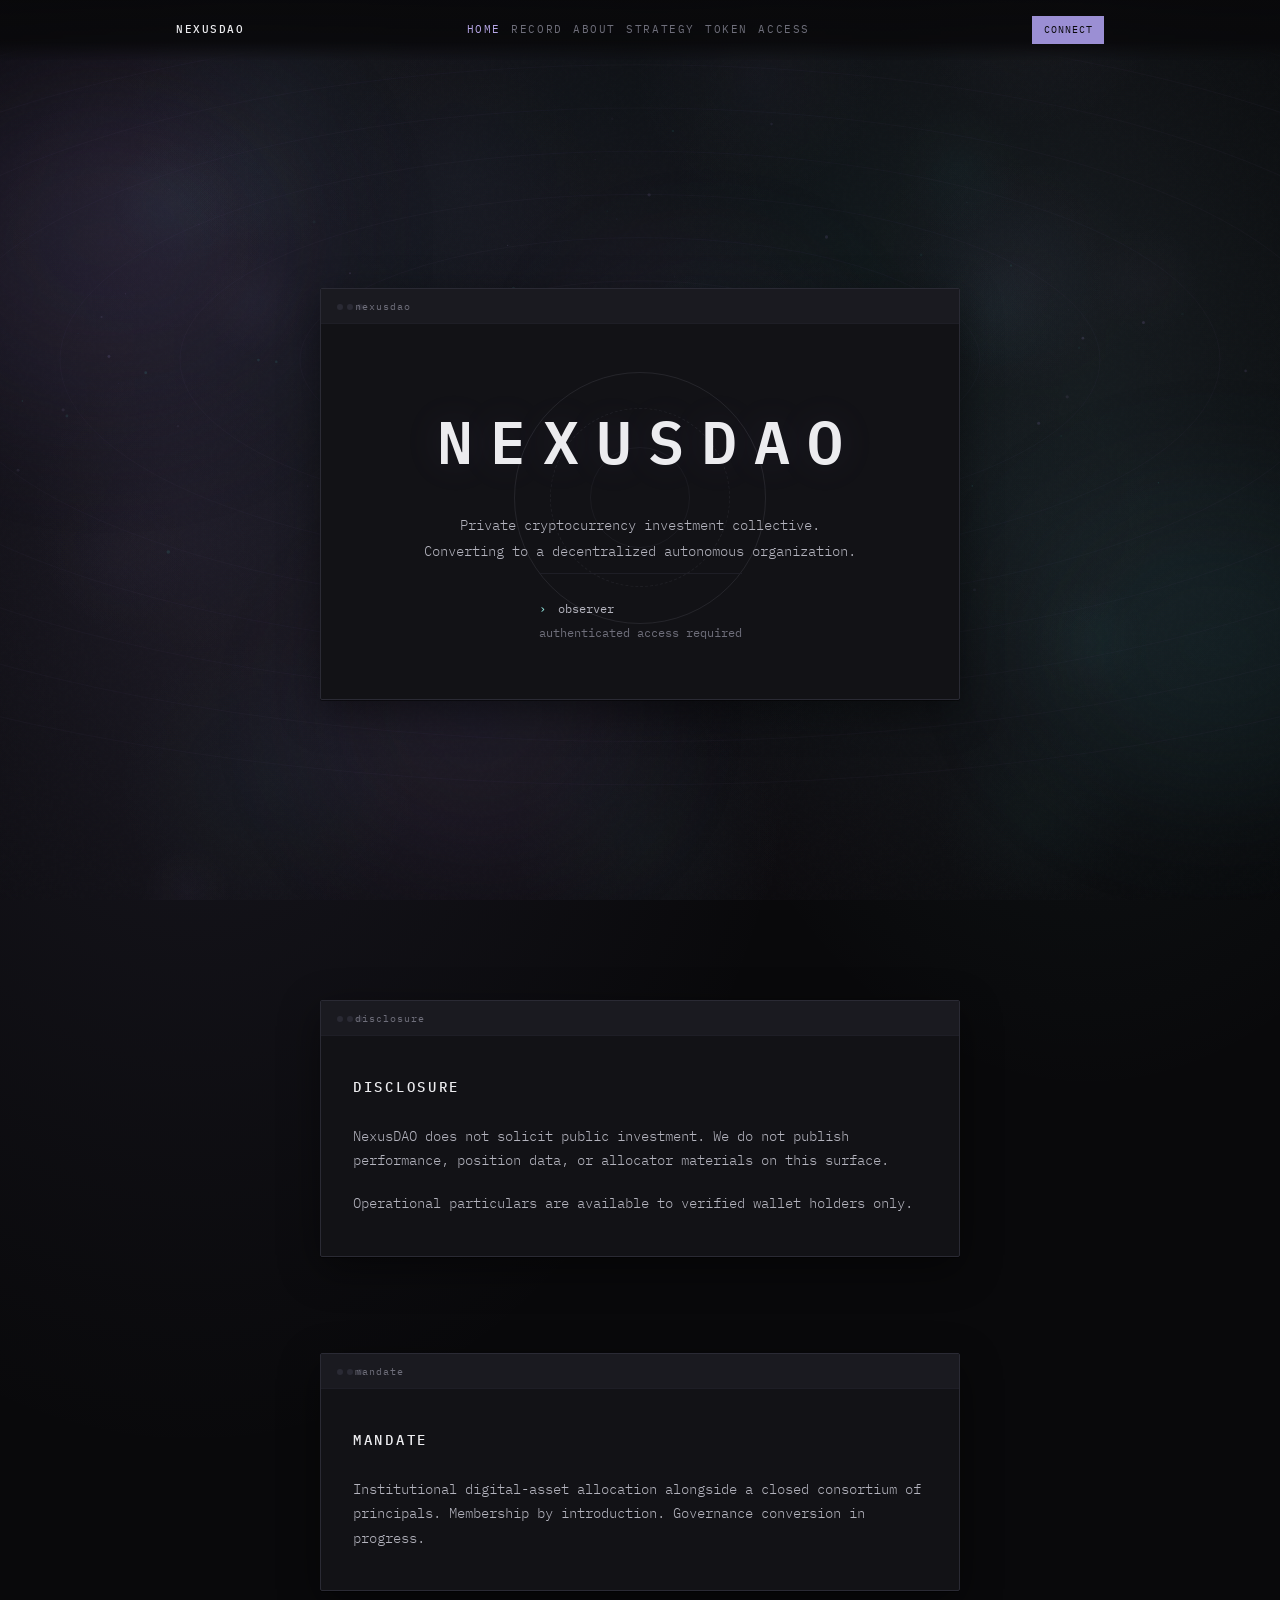
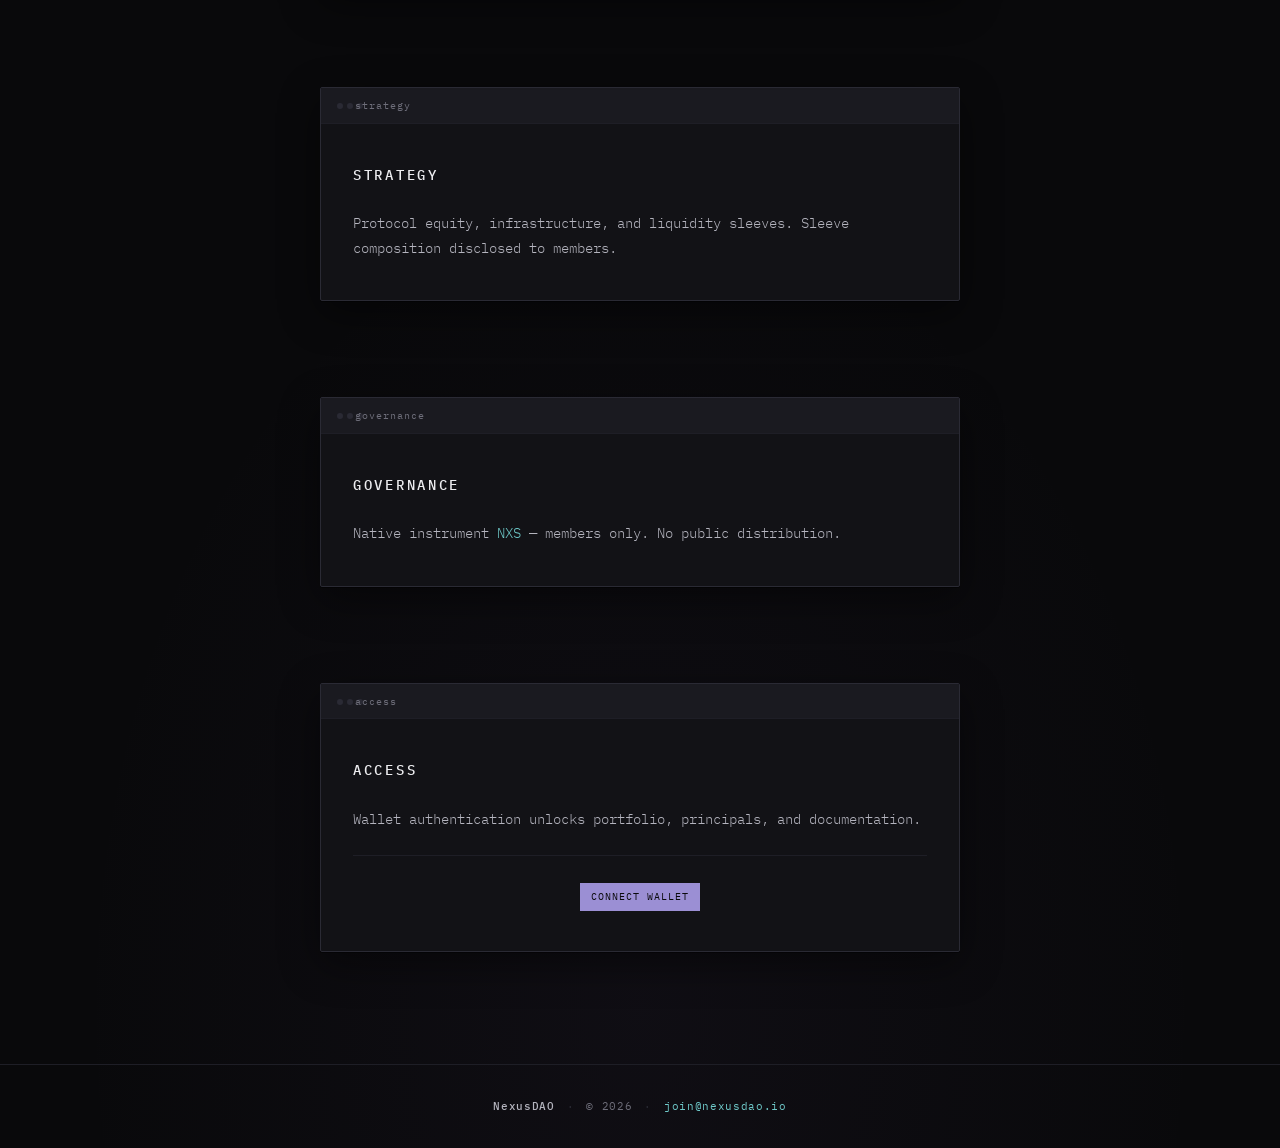
<file: index.html>
<!DOCTYPE html>
<html lang="en">
<head>
  <meta charset="UTF-8">
  <meta name="viewport" content="width=device-width, initial-scale=1.0">
  <meta name="description" content="NexusDAO is a private digital-asset investment collective converting to a decentralized autonomous organization.">
  <link rel="canonical" href="https://nexusdao.io/">
  <meta property="og:type" content="website">
  <meta property="og:site_name" content="NexusDAO">
  <meta property="og:title" content="NexusDAO — Private Digital Asset Collective">
  <meta property="og:description" content="Private cryptocurrency investment collective. Membership by introduction. Governance conversion in progress.">
  <meta property="og:url" content="https://nexusdao.io/">
  <meta name="twitter:card" content="summary">
  <meta name="twitter:title" content="NexusDAO — Private Digital Asset Collective">
  <meta name="twitter:description" content="Private cryptocurrency investment collective. Membership by introduction.">
  <title>NexusDAO — Private Digital Asset Collective</title>
  <link rel="preconnect" href="https://fonts.googleapis.com">
  <link rel="preconnect" href="https://fonts.gstatic.com" crossorigin>
  <link href="https://fonts.googleapis.com/css2?family=IBM+Plex+Mono:wght@300;400;500;600&display=swap" rel="stylesheet">
  <link rel="stylesheet" href="styles.css">
</head>
<body class="page-home">
  <div class="nebula" aria-hidden="true">
    <div class="nebula-cloud nebula-cloud--1"></div>
    <div class="nebula-cloud nebula-cloud--2"></div>
    <div class="nebula-cloud nebula-cloud--3"></div>
    <div class="nebula-cloud nebula-cloud--4"></div>
  </div>
  <canvas id="portal-canvas" aria-hidden="true"></canvas>
  <div class="grain" aria-hidden="true"></div>

  <header id="site-header"></header>

  <main>
    <section id="home" class="hero">
      <div class="terminal-frame hero-frame">
        <div class="frame-bar">
          <span class="frame-dots" aria-hidden="true"></span>
          <span class="frame-title">nexusdao</span>
        </div>
        <div class="frame-body">
          <div class="portal-ring" aria-hidden="true">
            <span class="ring ring-1"></span>
            <span class="ring ring-2"></span>
            <span class="ring ring-3"></span>
          </div>
          <h1 class="logo">NEXUSDAO</h1>
          <p class="tagline">
            Private cryptocurrency investment collective.<br>
            Converting to a decentralized autonomous organization.
          </p>
          <div class="hero-meta" id="hero-meta">
            <span class="meta-line"><span class="caret">›</span> observer</span>
            <span class="meta-line muted">authenticated access required</span>
          </div>
        </div>
      </div>
    </section>

    <section id="record" class="section">
      <div class="section-inner terminal-frame">
        <div class="frame-bar">
          <span class="frame-dots" aria-hidden="true"></span>
          <span class="frame-title">disclosure</span>
        </div>
        <div class="frame-body">
          <h2 class="section-title">Disclosure</h2>
          <p>
            NexusDAO does not solicit public investment. We do not publish performance,
            position data, or allocator materials on this surface.
          </p>
          <p class="muted">
            Operational particulars are available to verified wallet holders only.
          </p>
        </div>
      </div>
    </section>

    <section id="about" class="section">
      <div class="section-inner terminal-frame">
        <div class="frame-bar">
          <span class="frame-dots" aria-hidden="true"></span>
          <span class="frame-title">mandate</span>
        </div>
        <div class="frame-body">
          <h2 class="section-title">Mandate</h2>
          <p>
            Institutional digital-asset allocation alongside a closed consortium of
            principals. Membership by introduction. Governance conversion in progress.
          </p>
        </div>
      </div>
    </section>

    <section id="invest" class="section">
      <div class="section-inner terminal-frame">
        <div class="frame-bar">
          <span class="frame-dots" aria-hidden="true"></span>
          <span class="frame-title">strategy</span>
        </div>
        <div class="frame-body">
          <h2 class="section-title">Strategy</h2>
          <p class="muted">
            Protocol equity, infrastructure, and liquidity sleeves. Sleeve composition
            disclosed to members.
          </p>
        </div>
      </div>
    </section>

    <section id="governance" class="section">
      <div class="section-inner terminal-frame">
        <div class="frame-bar">
          <span class="frame-dots" aria-hidden="true"></span>
          <span class="frame-title">governance</span>
        </div>
        <div class="frame-body">
          <h2 class="section-title">Governance</h2>
          <p class="muted">
            Native instrument <span class="accent-cyan">NXS</span> — members only. No public distribution.
          </p>
        </div>
      </div>
    </section>

    <section id="documentation" class="section section-last">
      <div class="section-inner terminal-frame">
        <div class="frame-bar">
          <span class="frame-dots" aria-hidden="true"></span>
          <span class="frame-title">access</span>
        </div>
        <div class="frame-body">
          <h2 class="section-title">Access</h2>
          <p class="muted">
            Wallet authentication unlocks portfolio, principals, and documentation.
          </p>
          <div class="access-actions" id="access-actions">
            <button type="button" class="btn btn-primary" id="access-connect">Connect Wallet</button>
          </div>
        </div>
      </div>
    </section>
  </main>

  <footer class="site-footer">
    <div class="footer-inner">
      <span class="footer-brand">NexusDAO</span>
      <span class="footer-sep">·</span>
      <span class="footer-copy">&copy; <span id="year"></span></span>
      <span class="footer-sep">·</span>
      <a href="mailto:join@nexusdao.io" class="footer-email accent-cyan">join@nexusdao.io</a>
    </div>
  </footer>

  <script src="access-gate.js"></script>
  <script src="wallet.js"></script>
  <script src="nav-utils.js"></script>
  <script src="header.js"></script>
  <script src="script.js"></script>
</body>
</html>
</file>
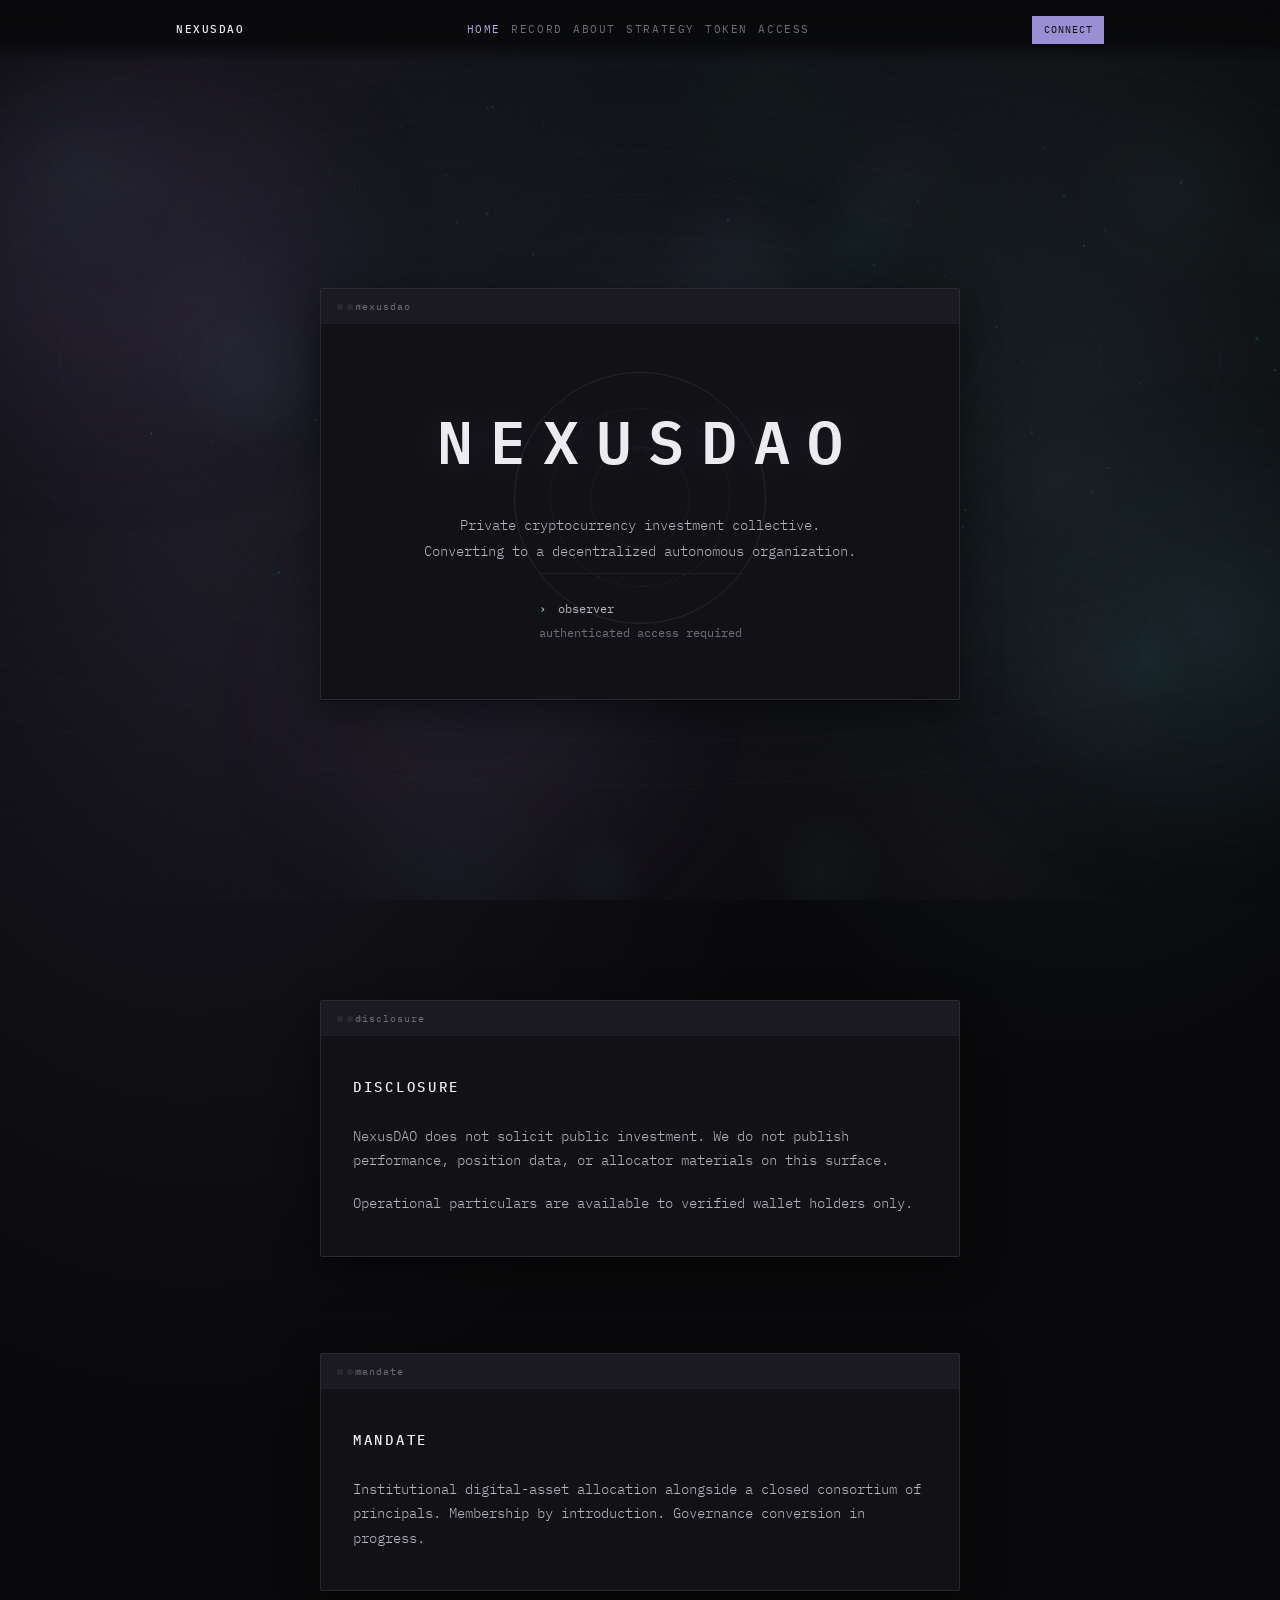
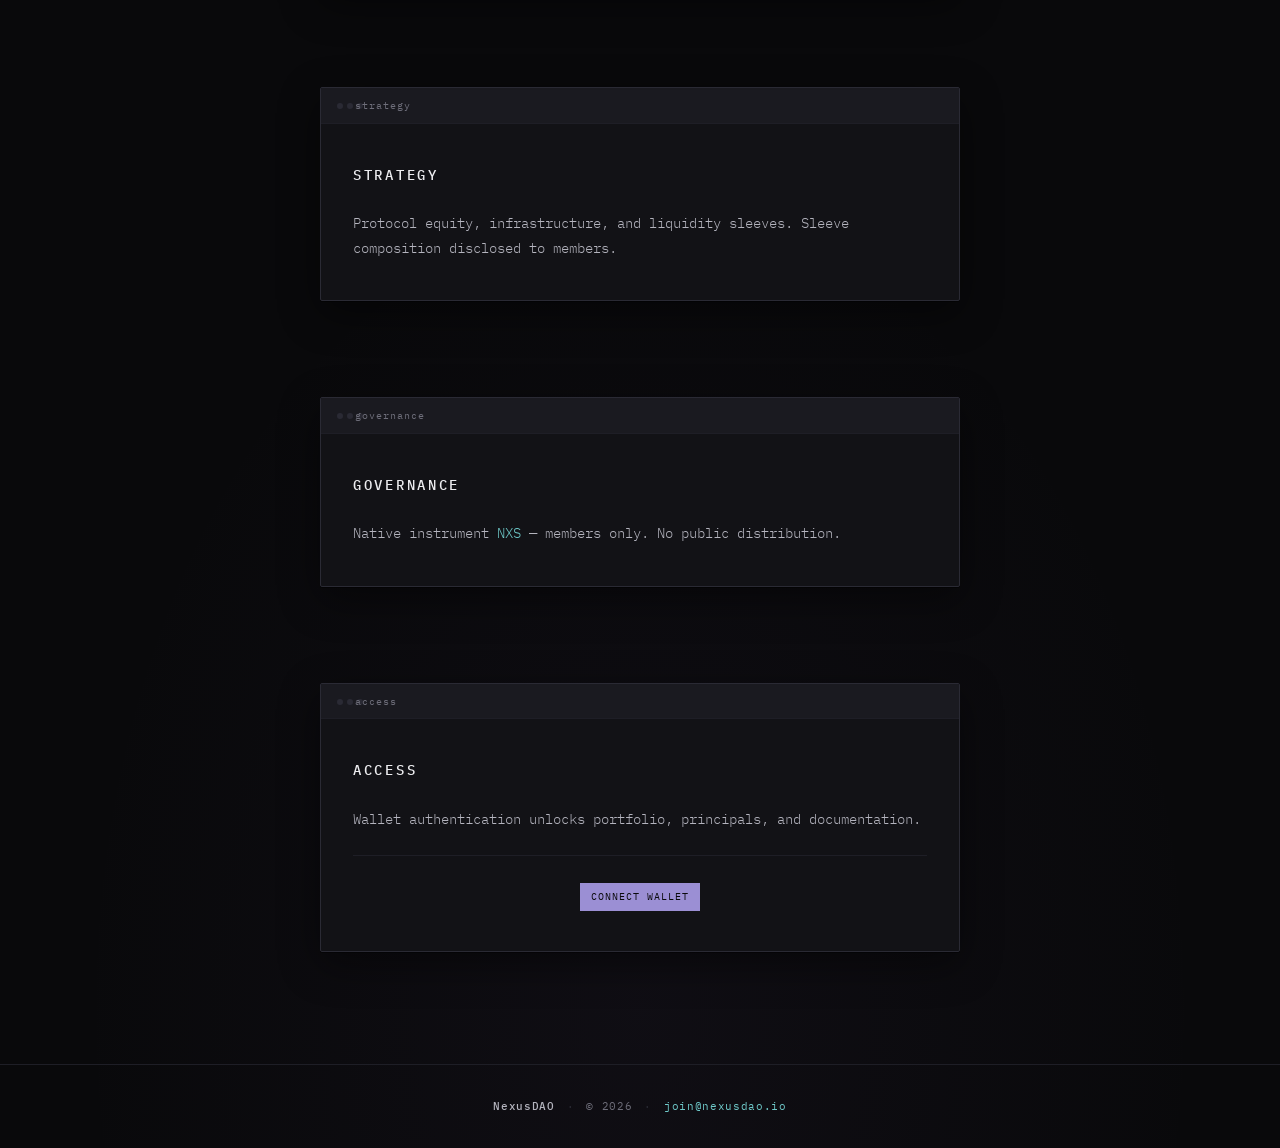
<file: dashboard.html>
<!DOCTYPE html>
<html lang="en">
<head>
  <meta charset="UTF-8">
  <meta name="viewport" content="width=device-width, initial-scale=1.0">
  <meta name="description" content="Member portfolio dashboard for NexusDAO allocators.">
  <meta name="robots" content="noindex, nofollow">
  <link rel="canonical" href="https://nexusdao.io/dashboard">
  <meta property="og:type" content="website">
  <meta property="og:site_name" content="NexusDAO">
  <meta property="og:title" content="Portfolio — NexusDAO">
  <meta property="og:description" content="Member portfolio dashboard for NexusDAO allocators.">
  <meta property="og:url" content="https://nexusdao.io/dashboard">
  <title>Portfolio — NexusDAO</title>
  <link rel="preconnect" href="https://fonts.googleapis.com">
  <link rel="preconnect" href="https://fonts.gstatic.com" crossorigin>
  <link href="https://fonts.googleapis.com/css2?family=IBM+Plex+Mono:wght@300;400;500;600&display=swap" rel="stylesheet">
  <link rel="stylesheet" href="styles.css">
</head>
<body class="page-dashboard">
  <div class="nebula" aria-hidden="true">
    <div class="nebula-cloud nebula-cloud--1"></div>
    <div class="nebula-cloud nebula-cloud--2"></div>
    <div class="nebula-cloud nebula-cloud--3"></div>
    <div class="nebula-cloud nebula-cloud--4"></div>
  </div>
  <canvas id="portal-canvas" aria-hidden="true"></canvas>
  <div class="grain" aria-hidden="true"></div>

  <header id="site-header"></header>

  <main class="dashboard-main">
    <div class="dashboard-wrap">
      <div class="terminal-frame dashboard-frame">
        <div class="frame-bar">
          <span class="frame-dots" aria-hidden="true"></span>
          <span class="frame-title">investment dashboard — member view</span>
        </div>
        <div class="frame-body">
          <header class="dashboard-header">
            <h1 class="dashboard-title accent-lavender">Portfolio</h1>
            <p class="dashboard-sub muted">
              Consortium allocations since <span class="accent-cyan">2023 Q4</span> across
              <span class="accent-lavender">NexusDAO</span>, <span class="accent-lavender">dao5</span>,
              and aligned cryptocurrency DAOs.
            </p>
          </header>

          <p class="consortium-note muted" id="consortium-note"></p>
          <p class="member-notice" id="member-notice" hidden></p>

          <div class="stats-row" id="stats-row">
            <div class="stat-card">
              <span class="stat-label">Consortium book</span>
              <span class="stat-value accent-cyan" id="stat-dao-total">—</span>
              <span class="stat-meta muted" id="stat-dao-meta"></span>
            </div>
            <div class="stat-card">
              <span class="stat-label">Your total contributed</span>
              <span class="stat-value" id="stat-your-total">—</span>
            </div>
            <div class="stat-card">
              <span class="stat-label">Your share of consortium</span>
              <span class="stat-value accent-lavender" id="stat-your-share">—</span>
            </div>
          </div>

          <div class="table-wrap">
            <table class="invest-table" id="invest-table">
              <thead>
                <tr>
                  <th scope="col">
                    <button type="button" class="sort-btn" data-sort="name" aria-sort="none">
                      Project <span class="sort-icon" aria-hidden="true"></span>
                    </button>
                  </th>
                  <th scope="col">
                    <button type="button" class="sort-btn" data-sort="sector" aria-sort="none">
                      Sector <span class="sort-icon" aria-hidden="true"></span>
                    </button>
                  </th>
                  <th scope="col">
                    <button type="button" class="sort-btn" data-sort="daoCommitted" aria-sort="none">
                      DAO allocation <span class="sort-icon" aria-hidden="true"></span>
                    </button>
                  </th>
                  <th scope="col">
                    <button type="button" class="sort-btn" data-sort="yourContribution" aria-sort="none">
                      Your contribution <span class="sort-icon" aria-hidden="true"></span>
                    </button>
                  </th>
                  <th scope="col">
                    <button type="button" class="sort-btn" data-sort="yourSharePct" aria-sort="none">
                      Your share <span class="sort-icon" aria-hidden="true"></span>
                    </button>
                  </th>
                  <th scope="col">
                    <button type="button" class="sort-btn" data-sort="status" aria-sort="none">
                      Status <span class="sort-icon" aria-hidden="true"></span>
                    </button>
                  </th>
                  <th scope="col">Enquire</th>
                </tr>
              </thead>
              <tbody id="invest-tbody"></tbody>
            </table>
          </div>

          <p class="dashboard-disclaimer muted">
            Consortium totals reflect aggregate participation across member DAOs from 2023 Q4 onward.
            New wallet connections display zero personal allocation until principal attribution is recorded.
          </p>
        </div>
      </div>

      <section class="terminal-frame resources-frame" id="resources">
        <div class="frame-bar">
          <span class="frame-dots" aria-hidden="true"></span>
          <span class="frame-title">resources — member documents</span>
        </div>
        <div class="frame-body">
          <h2 class="section-title accent-lavender">Resources</h2>
          <p class="resources-intro muted">
            Agreements, whitepapers, and investment documentation. Available to connected members.
          </p>
          <ul class="resource-list" id="resource-list"></ul>
        </div>
      </section>
    </div>
  </main>

  <footer class="site-footer">
    <div class="footer-inner">
      <span class="footer-brand">NexusDAO</span>
      <span class="footer-sep">·</span>
      <span class="footer-copy">&copy; <span id="year"></span></span>
      <span class="footer-sep">·</span>
      <a href="mailto:join@nexusdao.io" class="footer-email accent-cyan">join@nexusdao.io</a>
      <span class="footer-sep">·</span>
      <span class="footer-status muted">member session active</span>
    </div>
  </footer>

  <script src="data.js"></script>
  <script src="access-gate.js"></script>
  <script src="wallet.js"></script>
  <script src="nav-utils.js"></script>
  <script src="header.js"></script>
  <script src="script.js"></script>
  <script src="dashboard.js"></script>
</body>
</html>
</file>
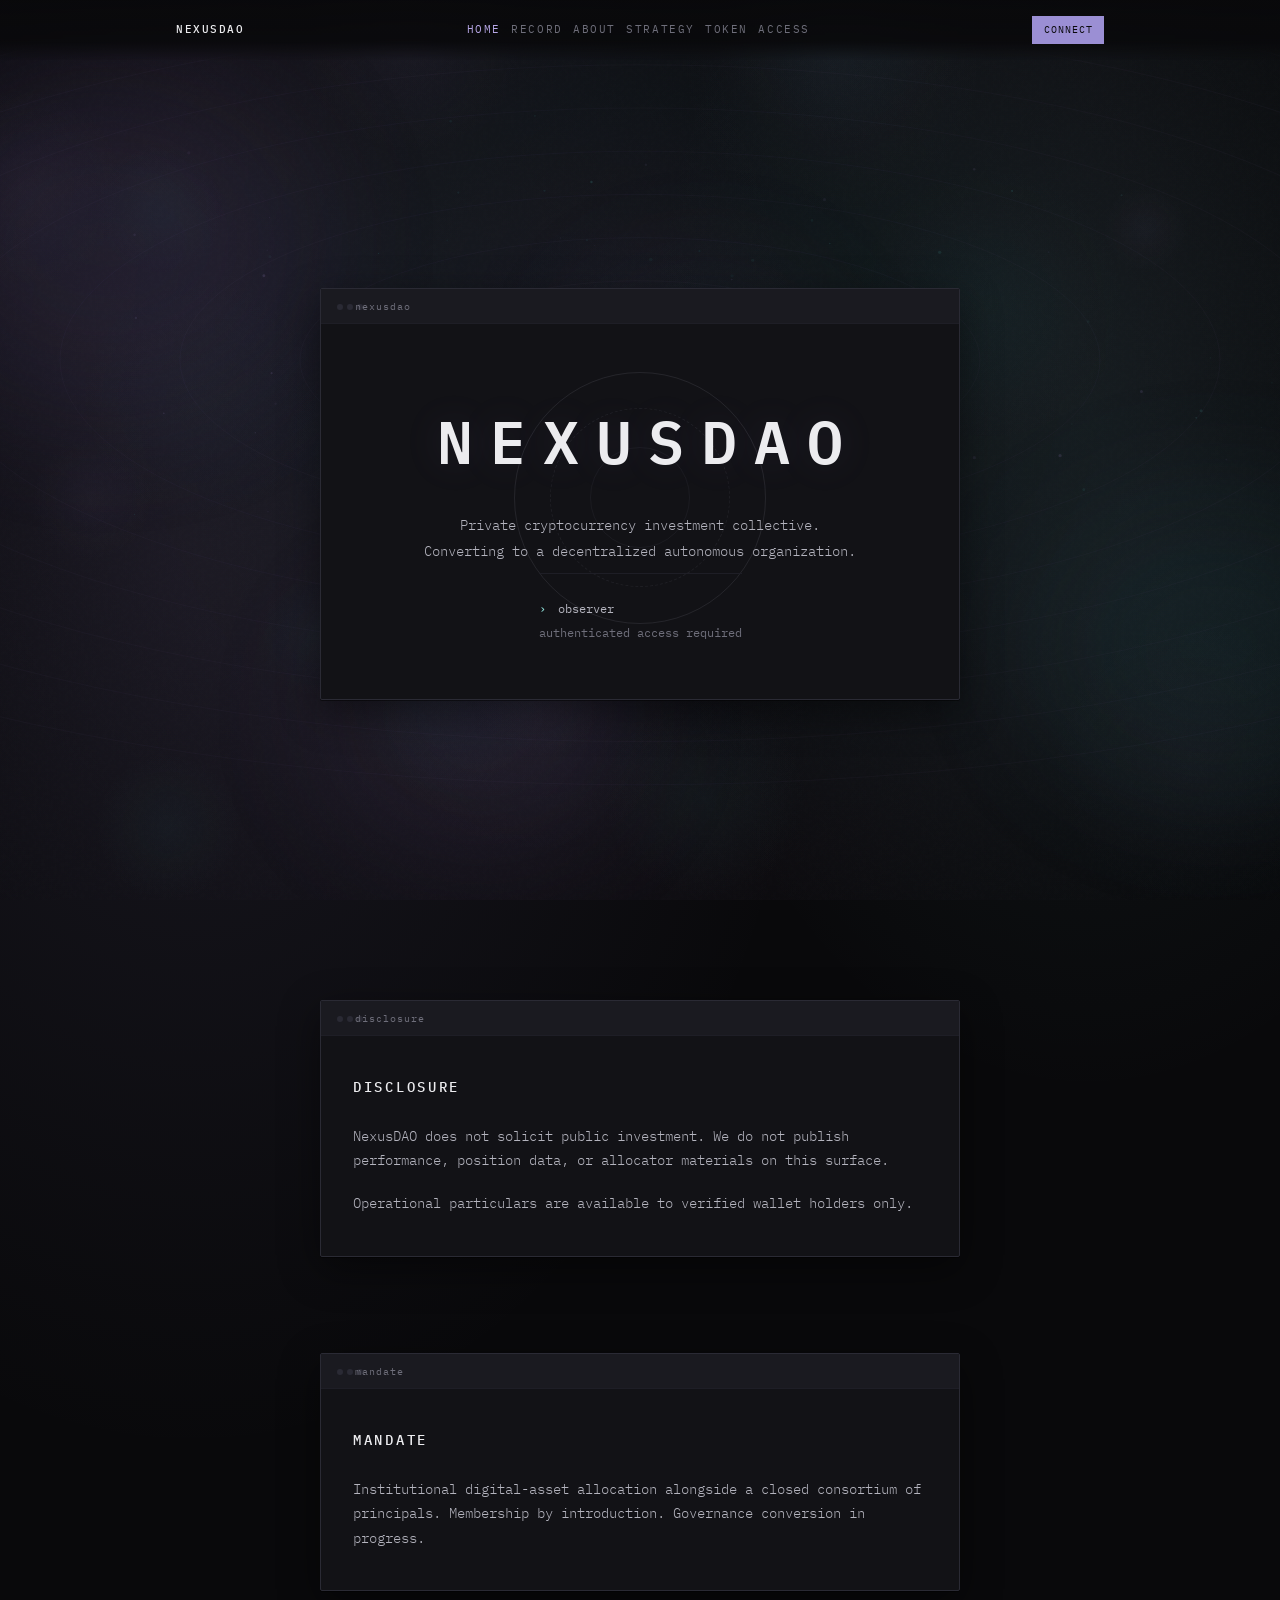
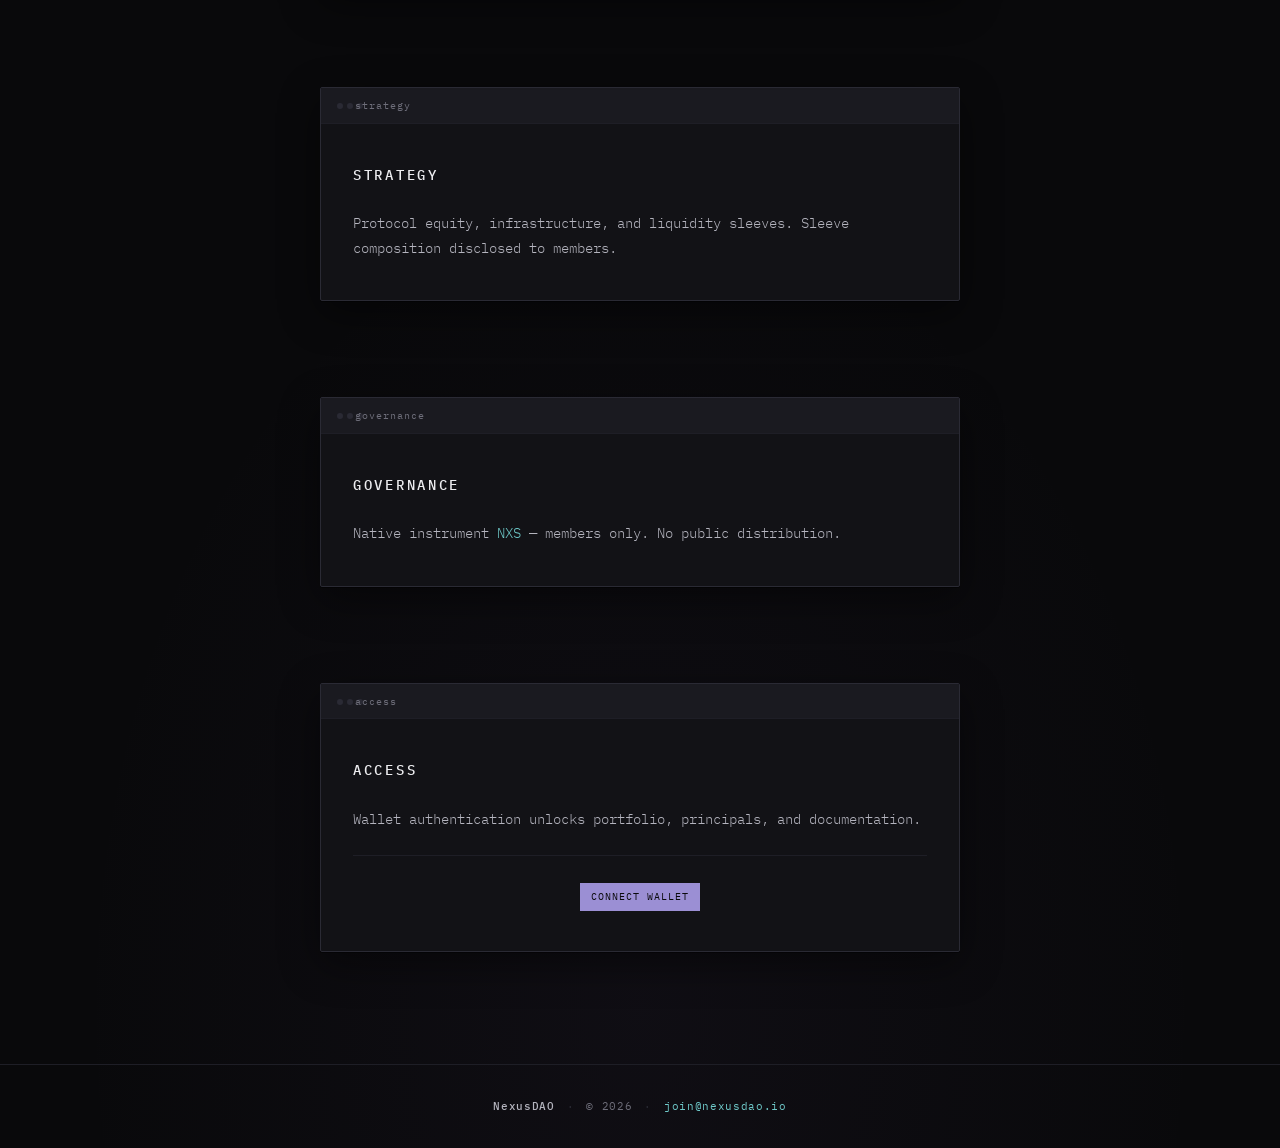
<file: members.html>
<!DOCTYPE html>
<html lang="en">
<head>
  <meta charset="UTF-8">
  <meta name="viewport" content="width=device-width, initial-scale=1.0">
  <meta name="description" content="NexusDAO principals and member directory.">
  <meta name="robots" content="noindex, nofollow">
  <link rel="canonical" href="https://nexusdao.io/members">
  <meta property="og:type" content="website">
  <meta property="og:site_name" content="NexusDAO">
  <meta property="og:title" content="Members — NexusDAO">
  <meta property="og:description" content="NexusDAO principals and member directory.">
  <meta property="og:url" content="https://nexusdao.io/members">
  <title>Members — NexusDAO</title>
  <link rel="preconnect" href="https://fonts.googleapis.com">
  <link rel="preconnect" href="https://fonts.gstatic.com" crossorigin>
  <link href="https://fonts.googleapis.com/css2?family=IBM+Plex+Mono:wght@300;400;500;600&display=swap" rel="stylesheet">
  <link rel="stylesheet" href="styles.css">
</head>
<body class="page-dashboard page-members">
  <div class="nebula" aria-hidden="true">
    <div class="nebula-cloud nebula-cloud--1"></div>
    <div class="nebula-cloud nebula-cloud--2"></div>
    <div class="nebula-cloud nebula-cloud--3"></div>
    <div class="nebula-cloud nebula-cloud--4"></div>
  </div>
  <canvas id="portal-canvas" aria-hidden="true"></canvas>
  <div class="grain" aria-hidden="true"></div>

  <header id="site-header"></header>

  <main class="dashboard-main">
    <div class="dashboard-wrap">
      <div class="terminal-frame dashboard-frame">
        <div class="frame-bar">
          <span class="frame-dots" aria-hidden="true"></span>
          <span class="frame-title">members — principal directory</span>
        </div>
        <div class="frame-body">
          <header class="dashboard-header">
            <h1 class="dashboard-title accent-lavender">Members</h1>
            <p class="dashboard-sub muted">
              Principal committee and operators. Directory visible to
              <span class="accent-cyan">connected wallets</span> only.
            </p>
          </header>
          <div class="member-grid" id="member-grid"></div>
          <p class="dashboard-disclaimer muted">
            Profiles are internal directory entries. Public social links reference
            publicly available handles only.
          </p>
        </div>
      </div>
    </div>
  </main>

  <footer class="site-footer">
    <div class="footer-inner">
      <span class="footer-brand">NexusDAO</span>
      <span class="footer-sep">·</span>
      <span class="footer-copy">&copy; <span id="year"></span></span>
      <span class="footer-sep">·</span>
      <a href="mailto:join@nexusdao.io" class="footer-email accent-cyan">join@nexusdao.io</a>
      <span class="footer-sep">·</span>
      <span class="footer-status muted">member session active</span>
    </div>
  </footer>

  <script src="data.js"></script>
  <script src="access-gate.js"></script>
  <script src="wallet.js"></script>
  <script src="nav-utils.js"></script>
  <script src="header.js"></script>
  <script src="script.js"></script>
  <script src="members.js"></script>
</body>
</html>
</file>
<file: styles.css>
/* NexusDAO — dark terminal / nebula */

:root {
  --bg: #09090b;
  --bg-panel: #121216;
  --bg-elevated: #1a1a20;
  --fg: #ececef;
  --fg-secondary: #b4b4be;
  --fg-muted: #6e6e7a;
  --border: #2a2a34;
  --border-soft: #1e1e26;
  --accent: #d8d8e0;
  --lavender: #b8a8e8;
  --lavender-soft: #9b8fd4;
  --lavender-bg: rgba(155, 143, 212, 0.12);
  --cyan: #6ec9c9;
  --cyan-soft: #8eded8;
  --cyan-bg: rgba(110, 201, 201, 0.1);
  --galaxy-1: rgba(155, 143, 212, 0.08);
  --galaxy-2: rgba(110, 201, 201, 0.06);
  --ring: rgba(200, 200, 220, 0.1);
  --shadow: rgba(0, 0, 0, 0.45);
  --font: "IBM Plex Mono", "Courier New", Courier, monospace;
  --max-width: 640px;
  --max-width-wide: 960px;
  --header-height: 3.25rem;
  --radius: 2px;
}

.accent-lavender {
  color: var(--lavender);
}

.accent-cyan {
  color: var(--cyan);
}

.accent-cyan-soft {
  color: var(--cyan-soft);
}

.accent-lavender-soft {
  color: var(--lavender-soft);
}

.logo {
  color: var(--fg);
  text-shadow: 0 0 48px var(--lavender-bg);
}

*,
*::before,
*::after {
  box-sizing: border-box;
  margin: 0;
  padding: 0;
}

html {
  scroll-behavior: smooth;
  scroll-padding-top: 5.5rem;
  font-size: 16px;
}

body {
  font-family: var(--font);
  background: var(--bg);
  background-image:
    radial-gradient(ellipse 90% 60% at 15% 20%, rgba(155, 143, 212, 0.1) 0%, transparent 55%),
    radial-gradient(ellipse 70% 50% at 85% 15%, rgba(110, 201, 201, 0.08) 0%, transparent 50%),
    radial-gradient(ellipse 80% 55% at 50% 95%, rgba(120, 90, 160, 0.06) 0%, transparent 55%);
  color: var(--fg);
  line-height: 1.75;
  min-height: 100vh;
  overflow-x: hidden;
  -webkit-font-smoothing: antialiased;
}

/* Nebula layers */
.nebula {
  position: fixed;
  inset: 0;
  z-index: 0;
  pointer-events: none;
  overflow: hidden;
}

.nebula-cloud {
  position: absolute;
  border-radius: 50%;
  filter: blur(72px);
  opacity: 0.55;
  animation: nebula-drift 48s ease-in-out infinite;
}

.nebula-cloud--1 {
  width: min(55vw, 420px);
  height: min(45vw, 340px);
  top: 8%;
  left: -8%;
  background: rgba(120, 100, 170, 0.22);
  animation-duration: 52s;
}

.nebula-cloud--2 {
  width: min(50vw, 380px);
  height: min(40vw, 300px);
  top: 55%;
  right: -10%;
  background: rgba(70, 150, 160, 0.18);
  animation-delay: -12s;
  animation-duration: 44s;
}

.nebula-cloud--3 {
  width: min(42vw, 320px);
  height: min(38vw, 280px);
  bottom: 5%;
  left: 25%;
  background: rgba(140, 110, 180, 0.14);
  animation-delay: -24s;
  animation-direction: reverse;
}

.nebula-cloud--4 {
  width: min(35vw, 260px);
  height: min(30vw, 220px);
  top: 30%;
  left: 45%;
  background: rgba(90, 170, 180, 0.12);
  animation-delay: -8s;
  animation-duration: 56s;
}

@keyframes nebula-drift {
  0%, 100% {
    transform: translate(0, 0) scale(1);
  }
  33% {
    transform: translate(3%, 2%) scale(1.04);
  }
  66% {
    transform: translate(-2%, 3%) scale(0.98);
  }
}

/* Portal / galaxy canvas */
#portal-canvas {
  position: fixed;
  inset: 0;
  width: 100%;
  height: 100%;
  z-index: 1;
  pointer-events: none;
}

.grain {
  position: fixed;
  inset: 0;
  z-index: 2;
  pointer-events: none;
  opacity: 0.35;
  background-image: url("data:image/svg+xml,%3Csvg viewBox='0 0 256 256' xmlns='http://www.w3.org/2000/svg'%3E%3Cfilter id='n'%3E%3CfeTurbulence type='fractalNoise' baseFrequency='0.9' numOctaves='4' stitchTiles='stitch'/%3E%3C/filter%3E%3Crect width='100%25' height='100%25' filter='url(%23n)' opacity='0.04'/%3E%3C/svg%3E");
}

/* Header */
.site-header {
  position: fixed;
  top: 0;
  left: 0;
  right: 0;
  z-index: 100;
  min-height: var(--header-height);
  display: flex;
  align-items: center;
  justify-content: center;
  background: linear-gradient(
    to bottom,
    rgba(9, 9, 11, 0.96) 0%,
    rgba(9, 9, 11, 0.88) 70%,
    transparent 100%
  );
  backdrop-filter: blur(10px);
}

.site-header--spread {
  padding: 0.5rem 0;
}

.header-inner {
  width: 100%;
  max-width: var(--max-width-wide);
  margin: 0 auto;
  padding: 0.5rem 1rem;
  display: flex;
  align-items: center;
  gap: 0.5rem 0.75rem;
}

.header-logo {
  font-size: 0.68rem;
  font-weight: 500;
  letter-spacing: 0.14em;
  text-transform: uppercase;
  color: var(--fg);
  text-decoration: none;
  white-space: nowrap;
  flex-shrink: 0;
}

.nav-toggle {
  display: none;
  margin-left: auto;
  font-family: var(--font);
  font-size: 0.62rem;
  letter-spacing: 0.1em;
  text-transform: uppercase;
  padding: 0.4rem 0.55rem;
  border: 1px solid var(--border);
  background: var(--bg-panel);
  color: var(--fg-muted);
  cursor: pointer;
}

.header-nav-group {
  display: flex;
  align-items: center;
  gap: 0.35rem 0.75rem;
  flex: 1;
  min-width: 0;
  justify-content: center;
}

.nav--public {
  display: flex;
  flex-wrap: wrap;
  justify-content: center;
  gap: 0.2rem 0.65rem;
  min-width: 0;
}

.nav-link {
  font-size: 0.62rem;
}

.nav-link[hidden] {
  display: none !important;
}

.nav-member {
  flex-shrink: 0;
  position: relative;
}

.nav-member[hidden] {
  display: none !important;
}

.nav-dropdown__trigger {
  font-family: var(--font);
  font-size: 0.62rem;
  letter-spacing: 0.1em;
  text-transform: uppercase;
  padding: 0.35rem 0.55rem;
  border: 1px solid var(--border);
  background: linear-gradient(135deg, var(--lavender-bg), var(--cyan-bg));
  color: var(--fg);
  cursor: pointer;
  white-space: nowrap;
}

.nav-dropdown__trigger[aria-expanded="true"] {
  border-color: var(--lavender-soft);
  color: var(--lavender);
}

.nav-dropdown__caret {
  font-size: 0.5rem;
  margin-left: 0.15rem;
}

.nav-dropdown__panel {
  position: absolute;
  top: calc(100% + 0.35rem);
  right: 0;
  min-width: 10rem;
  background: var(--bg-panel);
  border: 1px solid var(--border);
  box-shadow: 0 8px 28px var(--shadow);
  z-index: 200;
  display: flex;
  flex-direction: column;
  padding: 0.35rem 0;
}

.nav-dropdown__panel[hidden] {
  display: none;
}

.nav-dropdown__link {
  font-size: 0.62rem;
  letter-spacing: 0.08em;
  text-transform: uppercase;
  padding: 0.55rem 0.85rem;
  color: var(--fg-muted);
  text-decoration: none;
  transition: background 0.15s ease, color 0.15s ease;
}

.nav-dropdown__link:hover,
.nav-dropdown__link:focus-visible,
.nav-dropdown__link.active {
  color: var(--lavender);
  background: var(--lavender-bg);
  outline: none;
}

.wallet-panel {
  flex-shrink: 0;
}

.nav-link--dashboard {
  color: var(--fg);
}

.nav-link {
  font-size: 0.7rem;
  font-weight: 400;
  letter-spacing: 0.14em;
  text-transform: uppercase;
  color: var(--fg-muted);
  text-decoration: none;
  transition: color 0.2s ease;
}

.nav-link:hover,
.nav-link:focus-visible {
  color: var(--fg);
  outline: none;
}

.nav-link.active {
  color: var(--lavender);
  outline: none;
}

/* Main */
main {
  position: relative;
  z-index: 2;
  padding-top: var(--header-height);
}

/* Terminal frames */
.terminal-frame {
  background: var(--bg-panel);
  border: 1px solid var(--border);
  border-radius: var(--radius);
  box-shadow: 0 1px 0 var(--shadow), 0 12px 40px var(--shadow);
  overflow: hidden;
}

.frame-bar {
  display: flex;
  align-items: center;
  gap: 0.75rem;
  padding: 0.5rem 1rem;
  background: var(--bg-elevated);
  border-bottom: 1px solid var(--border-soft);
  font-size: 0.65rem;
  letter-spacing: 0.1em;
  text-transform: lowercase;
  color: var(--fg-muted);
}

.frame-dots::before {
  content: "";
  display: inline-block;
  width: 6px;
  height: 6px;
  border-radius: 50%;
  background: var(--border);
  box-shadow: 10px 0 0 var(--border), 20px 0 0 var(--border);
}

.frame-body {
  padding: 2.5rem 2rem;
  position: relative;
}

/* Hero */
.hero {
  min-height: 100vh;
  display: flex;
  align-items: center;
  justify-content: center;
  padding: 5rem 1.5rem 6rem;
}

.hero-frame {
  width: 100%;
  max-width: var(--max-width);
  text-align: center;
}

.hero-frame .frame-body {
  padding: 4rem 2rem 3.5rem;
}

.hero-eyebrow {
  position: relative;
  z-index: 1;
  font-size: 0.65rem;
  letter-spacing: 0.2em;
  text-transform: uppercase;
  margin-bottom: 0.75rem;
}

.lead {
  font-size: 0.9rem;
  color: var(--fg-secondary);
  font-weight: 300;
  margin-bottom: 1.5rem;
  line-height: 1.8;
}

.accomplish-grid {
  display: grid;
  grid-template-columns: repeat(4, 1fr);
  gap: 1px;
  background: var(--border-soft);
  border: 1px solid var(--border-soft);
  margin: 1.75rem 0;
}

.accomplish-card {
  background: var(--bg-panel);
  padding: 1.1rem 0.85rem;
  display: flex;
  flex-direction: column;
  gap: 0.3rem;
  text-align: center;
}

.accomplish-value {
  font-size: 1rem;
  font-weight: 500;
  color: var(--fg);
}

.accomplish-label {
  font-size: 0.62rem;
  letter-spacing: 0.06em;
  text-transform: uppercase;
  color: var(--fg-muted);
}

.accomplish-list {
  list-style: none;
  font-size: 0.82rem;
  color: var(--fg-secondary);
  font-weight: 300;
}

.accomplish-list li {
  padding: 0.55rem 0;
  border-bottom: 1px solid var(--border-soft);
  padding-left: 1rem;
  position: relative;
}

.accomplish-list li::before {
  content: "›";
  position: absolute;
  left: 0;
  color: var(--cyan-soft);
}

.accomplish-list li:last-child {
  border-bottom: none;
}

.access-actions {
  margin-top: 1.5rem;
  padding-top: 1.5rem;
  border-top: 1px solid var(--border-soft);
  text-align: center;
}

.access-actions[hidden] {
  display: none;
}

.inline-link {
  color: inherit;
  text-decoration: underline;
  text-underline-offset: 3px;
}

.inline-link:hover {
  color: var(--cyan);
}

.portal-ring {
  position: absolute;
  top: 50%;
  left: 50%;
  width: min(280px, 70vw);
  height: min(280px, 70vw);
  transform: translate(-50%, -55%);
  pointer-events: none;
}

.ring {
  position: absolute;
  inset: 0;
  border: 1px solid var(--ring);
  border-radius: 50%;
  animation: orbit 24s linear infinite;
}

.ring-1 {
  inset: 5%;
  animation-duration: 32s;
  animation-direction: reverse;
}

.ring-2 {
  inset: 18%;
  border-style: dashed;
  opacity: 0.7;
}

.ring-3 {
  inset: 32%;
  animation-duration: 18s;
  opacity: 0.5;
}

@keyframes orbit {
  to { transform: rotate(360deg); }
}

.logo {
  position: relative;
  z-index: 1;
  font-size: clamp(2rem, 8vw, 3.75rem);
  font-weight: 600;
  letter-spacing: 0.28em;
  margin-right: -0.28em;
  color: var(--fg);
  margin-bottom: 1.25rem;
  text-shadow: 0 0 40px var(--lavender-bg);
}

.tagline {
  position: relative;
  z-index: 1;
  max-width: 28rem;
  margin: 0 auto 2rem;
  font-size: clamp(0.8rem, 2.2vw, 0.95rem);
  font-weight: 300;
  color: var(--fg-secondary);
  line-height: 1.85;
}

.hero-meta {
  position: relative;
  z-index: 1;
  display: inline-flex;
  flex-direction: column;
  align-items: flex-start;
  text-align: left;
  font-size: 0.75rem;
  gap: 0.2rem;
  padding-top: 1.5rem;
  border-top: 1px solid var(--border-soft);
  margin-top: 0.5rem;
}

.meta-line {
  color: var(--fg-secondary);
}

.caret {
  color: var(--cyan-soft);
  margin-right: 0.35rem;
}

.muted {
  color: var(--fg-muted);
}

/* Sections */
.section {
  padding: 3rem 1.5rem;
}

.section-inner {
  max-width: var(--max-width);
  margin: 0 auto;
}

.section-last {
  padding-bottom: 7rem;
}

.section-title {
  font-size: 0.85rem;
  font-weight: 500;
  letter-spacing: 0.2em;
  text-transform: uppercase;
  color: var(--fg);
  margin-bottom: 1.5rem;
}

.section-title.accent-lavender {
  color: var(--lavender);
}

.frame-body p {
  margin-bottom: 1.15rem;
  font-size: 0.875rem;
  font-weight: 300;
  color: var(--fg-secondary);
}

.frame-body p:last-of-type:not(.footnote) {
  margin-bottom: 0;
}

.pull-quote {
  margin-top: 1.75rem;
  padding: 1rem 0 0 1rem;
  border-top: 1px solid var(--border-soft);
  border-left: 2px solid var(--lavender-soft);
  font-size: 0.85rem;
  font-weight: 400;
  font-style: italic;
  color: var(--fg);
}

/* Strategy */
.strategy-list {
  list-style: none;
  margin: 1.75rem 0;
  border-top: 1px solid var(--border-soft);
}

.strategy-list li {
  display: grid;
  grid-template-columns: 2.5rem 1fr;
  gap: 1rem;
  padding: 1rem 0;
  border-bottom: 1px solid var(--border-soft);
  font-size: 0.8rem;
}

.strategy-label {
  font-weight: 500;
  color: var(--fg-muted);
  font-variant-numeric: oldstyle-nums;
}

.strategy-desc {
  color: var(--fg-secondary);
  font-weight: 300;
}

.footnote {
  font-size: 0.75rem;
  margin-top: 1.25rem;
}

/* Specs */
.spec-list {
  margin-top: 1.75rem;
  border-top: 1px solid var(--border-soft);
}

.spec-row {
  display: grid;
  grid-template-columns: 9rem 1fr;
  gap: 1rem;
  padding: 0.7rem 0;
  font-size: 0.8rem;
  border-bottom: 1px solid var(--border-soft);
}

.spec-row dt {
  color: var(--fg-muted);
  font-weight: 400;
}

.spec-row dd {
  color: var(--fg-secondary);
  font-weight: 300;
}

/* Membership */
.membership-note {
  margin-top: 2rem;
  padding-top: 1.75rem;
  border-top: 1px solid var(--border-soft);
  text-align: center;
}

.membership-statement {
  font-size: 0.85rem;
  font-weight: 400;
  color: var(--fg);
  letter-spacing: 0.06em;
  margin-bottom: 1rem;
}

.membership-closing {
  font-size: 0.8rem;
  font-style: italic;
}

/* Footer */
.site-footer {
  position: relative;
  z-index: 2;
  padding: 2rem 1.5rem;
  border-top: 1px solid var(--border-soft);
}

.footer-inner {
  max-width: var(--max-width);
  margin: 0 auto;
  display: flex;
  flex-wrap: wrap;
  justify-content: center;
  align-items: center;
  gap: 0.35rem 0.75rem;
  font-size: 0.7rem;
  letter-spacing: 0.06em;
  color: var(--fg-muted);
}

.footer-brand {
  color: var(--fg-secondary);
  font-weight: 500;
}

.footer-sep {
  color: var(--border);
}

.footer-email {
  text-decoration: none;
  transition: color 0.2s ease, text-shadow 0.2s ease;
}

.footer-email:hover,
.footer-email:focus-visible {
  color: var(--cyan);
  text-shadow: 0 0 12px var(--cyan-bg);
  outline: none;
}

/* Wallet */
.wallet-panel {
  display: flex;
  flex-direction: column;
  align-items: flex-end;
  gap: 0.25rem;
}

.wallet-connected {
  display: flex;
  flex-wrap: wrap;
  align-items: center;
  justify-content: flex-end;
  gap: 0.4rem 0.5rem;
}

.wallet-connected[hidden],
.wallet-panel .btn-primary[hidden] {
  display: none !important;
}

.wallet-badge {
  font-size: 0.7rem;
  padding: 0.35rem 0.6rem;
  border: 1px solid var(--border);
  background: var(--bg);
  color: var(--fg-secondary);
  letter-spacing: 0.04em;
}

.wallet-error {
  font-size: 0.65rem;
  color: var(--fg-secondary);
  max-width: 14rem;
  text-align: right;
  line-height: 1.4;
}

.wallet-error[hidden] {
  display: none;
}

/* Password gate */
body.password-gate-open {
  overflow: hidden;
}

.password-gate {
  position: fixed;
  inset: 0;
  z-index: 500;
  display: flex;
  align-items: center;
  justify-content: center;
  padding: 1.5rem;
}

.password-gate[hidden] {
  display: none !important;
}

.password-gate-backdrop {
  position: absolute;
  inset: 0;
  background: rgba(9, 9, 11, 0.82);
  backdrop-filter: blur(6px);
}

.password-gate-dialog {
  position: relative;
  z-index: 1;
  width: 100%;
  max-width: 26rem;
  box-shadow:
    0 0 0 1px rgba(155, 143, 212, 0.12),
    0 20px 60px var(--shadow),
    0 0 80px rgba(110, 201, 201, 0.06);
  animation: password-gate-in 0.22s ease-out;
}

@keyframes password-gate-in {
  from {
    opacity: 0;
    transform: translateY(0.5rem) scale(0.98);
  }
  to {
    opacity: 1;
    transform: translateY(0) scale(1);
  }
}

.password-gate-body {
  padding: 1.75rem 1.5rem 1.5rem;
}

.password-gate-prompt {
  font-size: 0.78rem;
  color: var(--fg-secondary);
  margin-bottom: 1.25rem;
}

.password-gate-label {
  display: block;
  margin-bottom: 0.75rem;
}

.password-gate-prefix {
  display: block;
  font-size: 0.65rem;
  letter-spacing: 0.08em;
  text-transform: uppercase;
  color: var(--fg-muted);
  margin-bottom: 0.45rem;
}

.password-gate-input {
  width: 100%;
  font-family: var(--font);
  font-size: 0.85rem;
  letter-spacing: 0.06em;
  padding: 0.65rem 0.75rem;
  background: var(--bg);
  border: 1px solid var(--border);
  border-radius: var(--radius);
  color: var(--fg);
  caret-color: var(--cyan);
  transition: border-color 0.15s ease, box-shadow 0.15s ease;
}

.password-gate-input::placeholder {
  color: var(--fg-muted);
  opacity: 0.45;
}

.password-gate-input:focus {
  outline: none;
  border-color: var(--lavender-soft);
  box-shadow: 0 0 0 2px var(--lavender-bg);
}

.password-gate-input--shake {
  animation: password-gate-shake 0.42s ease;
  border-color: rgba(200, 100, 100, 0.55);
}

@keyframes password-gate-shake {
  0%, 100% { transform: translateX(0); }
  20% { transform: translateX(-6px); }
  40% { transform: translateX(6px); }
  60% { transform: translateX(-4px); }
  80% { transform: translateX(4px); }
}

.password-gate-status {
  font-size: 0.68rem;
  letter-spacing: 0.04em;
  margin-bottom: 0.75rem;
  min-height: 1.1rem;
}

.password-gate-status[hidden] {
  display: none;
}

.password-gate-status--denied {
  color: #c87878;
}

.password-gate-status--granted {
  color: var(--cyan);
}

.password-gate-actions {
  display: flex;
  justify-content: flex-end;
  gap: 0.5rem;
  padding-top: 0.5rem;
  border-top: 1px solid var(--border-soft);
}

.btn-compact {
  padding: 0.35rem 0.5rem;
  min-width: 0;
}

.btn {
  font-family: var(--font);
  font-size: 0.62rem;
  letter-spacing: 0.1em;
  text-transform: uppercase;
  padding: 0.4rem 0.65rem;
  border: 1px solid var(--border);
  background: var(--bg-panel);
  color: var(--fg);
  cursor: pointer;
  text-decoration: none;
  transition: background 0.15s ease, border-color 0.15s ease;
}

.btn:hover,
.btn:focus-visible {
  border-color: var(--fg-muted);
  outline: none;
}

.btn:disabled {
  opacity: 0.5;
  cursor: wait;
}

.btn-primary {
  background: var(--lavender-soft);
  color: var(--bg);
  border-color: var(--lavender-soft);
}

.btn-primary:hover,
.btn-primary:focus-visible {
  background: var(--lavender);
  border-color: var(--lavender);
  color: var(--bg);
}

.btn-enquire {
  font-size: 0.58rem;
  padding: 0.35rem 0.5rem;
  white-space: nowrap;
  text-decoration: none;
  display: inline-block;
  background: transparent;
  color: var(--cyan-soft);
  border: 1px solid var(--border);
}

.btn-enquire:hover,
.btn-enquire:focus-visible {
  border-color: var(--cyan);
  color: var(--cyan);
  background: var(--cyan-bg);
  outline: none;
}

.btn-secondary {
  background: var(--bg-panel);
}

.btn-ghost {
  background: transparent;
  border-color: transparent;
  color: var(--fg-muted);
}

.btn-ghost:hover {
  color: var(--fg);
  border-color: transparent;
}

/* Dashboard */
.page-dashboard main {
  padding-top: calc(var(--header-height) + 1rem);
}

.dashboard-main {
  padding: 2rem 1.5rem 4rem;
}

.dashboard-wrap {
  max-width: var(--max-width-wide);
  margin: 0 auto;
}

.dashboard-frame .frame-body {
  padding: 2rem 1.75rem 2.5rem;
}

.dashboard-header {
  margin-bottom: 2rem;
}

.dashboard-title {
  font-size: 0.9rem;
  font-weight: 500;
  letter-spacing: 0.2em;
  text-transform: uppercase;
  margin-bottom: 0.5rem;
}

.dashboard-sub {
  font-size: 0.8rem;
  font-weight: 300;
}

.stats-row {
  display: grid;
  grid-template-columns: repeat(3, 1fr);
  gap: 1px;
  background: var(--border-soft);
  border: 1px solid var(--border-soft);
  margin-bottom: 2rem;
}

.stat-card {
  background: var(--bg-panel);
  padding: 1.1rem 1.25rem;
  display: flex;
  flex-direction: column;
  gap: 0.35rem;
}

.stat-label {
  font-size: 0.65rem;
  letter-spacing: 0.08em;
  text-transform: uppercase;
  color: var(--fg-muted);
}

.stat-value {
  font-size: 0.95rem;
  font-weight: 500;
  color: var(--fg);
}

.table-wrap {
  overflow-x: auto;
  border: 1px solid var(--border-soft);
  margin-bottom: 1.5rem;
}

.invest-table {
  width: 100%;
  border-collapse: collapse;
  font-size: 0.75rem;
}

.invest-table th,
.invest-table td {
  padding: 0.85rem 1rem;
  text-align: left;
  border-bottom: 1px solid var(--border-soft);
}

.invest-table th {
  font-weight: 500;
  letter-spacing: 0.08em;
  text-transform: uppercase;
  font-size: 0.65rem;
  color: var(--fg-muted);
  background: var(--bg-elevated);
}

.invest-table tbody tr:last-child td {
  border-bottom: none;
}

.invest-table tbody tr:hover td {
  background: rgba(255, 255, 255, 0.02);
}

.cell-primary {
  display: block;
  font-weight: 500;
  color: var(--fg);
}

.cell-meta {
  display: block;
  font-size: 0.65rem;
  margin-top: 0.15rem;
}

.cell-highlight {
  font-weight: 500;
  color: var(--fg);
}

.status-pill {
  display: inline-block;
  font-size: 0.6rem;
  letter-spacing: 0.06em;
  text-transform: uppercase;
  padding: 0.2rem 0.45rem;
  border: 1px solid var(--border);
  color: var(--fg-muted);
}

.status-pill--active {
  border-color: var(--fg-muted);
  color: var(--fg-secondary);
}

.status-pill--deploying {
  border-style: dashed;
}

.dashboard-disclaimer {
  font-size: 0.7rem;
  line-height: 1.6;
}

.consortium-note {
  font-size: 0.75rem;
  margin-bottom: 1.25rem;
  padding: 0.75rem 1rem;
  background: var(--cyan-bg);
  border-left: 2px solid var(--cyan-soft);
  line-height: 1.6;
}

.member-notice {
  font-size: 0.75rem;
  margin-bottom: 1.5rem;
  padding: 0.75rem 1rem;
  background: var(--lavender-bg);
  border-left: 2px solid var(--lavender-soft);
  line-height: 1.6;
}

.member-notice[hidden] {
  display: none;
}

.stat-meta {
  font-size: 0.6rem;
  margin-top: 0.15rem;
}

.stat-value.accent-cyan {
  color: var(--cyan);
}

.stat-value.accent-lavender {
  color: var(--lavender);
}

/* Sortable table */
.sort-btn {
  font-family: var(--font);
  font-size: inherit;
  font-weight: inherit;
  letter-spacing: inherit;
  text-transform: inherit;
  color: inherit;
  background: none;
  border: none;
  padding: 0;
  cursor: pointer;
  display: inline-flex;
  align-items: center;
  gap: 0.35rem;
  transition: color 0.15s ease;
}

.sort-btn:hover,
.sort-btn:focus-visible {
  color: var(--lavender);
  outline: none;
}

.sort-btn--active {
  color: var(--cyan);
}

.sort-icon {
  font-size: 0.55rem;
  opacity: 0.5;
  color: var(--lavender-soft);
}

.sort-btn--active .sort-icon {
  opacity: 1;
  color: var(--cyan);
}

.invest-table th {
  vertical-align: bottom;
}

/* Resources */
.resources-frame {
  margin-top: 2rem;
}

.resources-intro {
  font-size: 0.8rem;
  margin-bottom: 1.5rem;
}

.resource-list {
  list-style: none;
  border-top: 1px solid var(--border-soft);
}

.resource-item {
  display: grid;
  grid-template-columns: 1fr auto;
  grid-template-rows: auto auto;
  gap: 0.25rem 1rem;
  padding: 1rem 0;
  border-bottom: 1px solid var(--border-soft);
  align-items: center;
}

.resource-meta {
  grid-column: 1;
  display: flex;
  flex-wrap: wrap;
  gap: 0.5rem 1rem;
  font-size: 0.65rem;
}

.resource-title {
  grid-column: 1;
  font-size: 0.85rem;
  font-weight: 400;
  color: var(--fg);
}

.resource-dl {
  grid-column: 2;
  grid-row: 1 / span 2;
  align-self: center;
}

.resource-category {
  font-weight: 500;
  letter-spacing: 0.06em;
  text-transform: uppercase;
}

/* Members directory */
.member-grid {
  display: grid;
  gap: 1.25rem;
}

.member-card {
  display: grid;
  grid-template-columns: 3.5rem 1fr;
  gap: 1.25rem;
  padding: 1.35rem 0;
  border-bottom: 1px solid var(--border-soft);
}

.member-card:last-child {
  border-bottom: none;
}

.member-card--founder {
  padding: 1.5rem;
  margin-bottom: 0.5rem;
  border: 1px solid var(--border-soft);
  border-radius: var(--radius);
  background: linear-gradient(
    135deg,
    var(--lavender-bg) 0%,
    var(--cyan-bg) 100%
  );
  border-bottom: 1px solid var(--border-soft);
}

.member-avatar {
  width: 3.5rem;
  height: 3.5rem;
  display: flex;
  align-items: center;
  justify-content: center;
  font-size: 0.75rem;
  font-weight: 500;
  letter-spacing: 0.05em;
  border: 1px solid var(--border);
  background: var(--bg-elevated);
  color: var(--lavender);
  border-radius: var(--radius);
  overflow: hidden;
  flex-shrink: 0;
}

.member-avatar-img {
  width: 100%;
  height: 100%;
  object-fit: cover;
  image-rendering: pixelated;
  display: block;
}

.member-avatar-fallback {
  display: block;
}

.member-card--founder .member-avatar {
  border-color: var(--lavender-soft);
  color: var(--cyan);
  box-shadow: 0 0 24px var(--lavender-bg);
}

.member-name {
  font-size: 0.95rem;
  font-weight: 500;
  color: var(--fg);
  margin-bottom: 0.15rem;
}

.member-role {
  font-size: 0.7rem;
  letter-spacing: 0.1em;
  text-transform: uppercase;
}

.member-meta,
.member-focus,
.member-bio {
  font-size: 0.8rem;
  margin-top: 0.5rem;
  color: var(--fg-secondary);
  font-weight: 300;
}

.member-bio {
  line-height: 1.65;
  margin-top: 0.65rem;
}

.member-x {
  display: inline-block;
  margin-top: 0.65rem;
  font-size: 0.75rem;
  text-decoration: none;
}

.member-x:hover,
.member-x:focus-visible {
  text-decoration: underline;
  outline: none;
}

.member-tags {
  display: flex;
  flex-wrap: wrap;
  gap: 0.35rem;
  margin-top: 0.75rem;
}

.member-tag {
  font-size: 0.6rem;
  letter-spacing: 0.06em;
  text-transform: uppercase;
  padding: 0.2rem 0.45rem;
  border: 1px solid var(--border-soft);
  color: var(--fg-muted);
  background: var(--bg-panel);
}

.member-card--founder .member-tag {
  border-color: rgba(122, 107, 158, 0.25);
}

::selection {
  background: var(--lavender-soft);
  color: var(--bg);
}
  background: var(--fg);
  color: var(--bg-panel);
}

::-webkit-scrollbar {
  width: 5px;
}

::-webkit-scrollbar-track {
  background: var(--bg);
}

::-webkit-scrollbar-thumb {
  background: var(--border);
}

@media (max-width: 960px) {
  .nav-toggle {
    display: block;
  }

  html {
    scroll-padding-top: 4.5rem;
  }

  .header-inner {
    flex-wrap: wrap;
  }

  .header-nav-group {
    display: none;
    order: 4;
    width: 100%;
    flex-direction: column;
    align-items: stretch;
    padding: 0.75rem 0 0.25rem;
    border-top: 1px solid var(--border-soft);
  }

  .header-nav-group--open {
    display: flex;
  }

  .nav--public {
    flex-direction: column;
    align-items: stretch;
    gap: 0;
  }

  .nav--public .nav-link {
    display: block !important;
    padding: 0.55rem 0;
    border-bottom: 1px solid var(--border-soft);
  }

  .nav-member {
    width: 100%;
  }

  .nav-dropdown__trigger {
    width: 100%;
    text-align: left;
  }

  .nav-dropdown__panel {
    position: static;
    box-shadow: none;
    border: none;
    border-top: 1px solid var(--border-soft);
    margin-top: 0.25rem;
  }

  .wallet-panel {
    order: 3;
    margin-left: auto;
  }

  .accomplish-grid {
    grid-template-columns: repeat(2, 1fr);
  }

  .member-card {
    grid-template-columns: 1fr;
  }

  .member-avatar {
    width: 2.75rem;
    height: 2.75rem;
  }

  .nebula-cloud {
    filter: blur(48px);
    opacity: 0.4;
  }

  .wallet-panel {
    align-items: stretch;
  }

  .wallet-connected {
    justify-content: flex-start;
  }

  .wallet-error {
    text-align: left;
    max-width: none;
  }

  .stats-row {
    grid-template-columns: 1fr;
  }

  .frame-body {
    padding: 2rem 1.25rem;
  }

  .hero-frame .frame-body {
    padding: 3rem 1.25rem 2.5rem;
  }

  .logo {
    letter-spacing: 0.18em;
    margin-right: -0.18em;
  }

  .nav-link {
    font-size: 0.62rem;
  }

  .spec-row {
    grid-template-columns: 1fr;
    gap: 0.15rem;
  }

  .portal-ring {
    opacity: 0.6;
  }

  .invest-table th:nth-child(2),
  .invest-table td:nth-child(2),
  .invest-table th:last-child,
  .invest-table td:last-child {
    display: none;
  }

  .btn-enquire {
    font-size: 0.55rem;
  }

  .resource-item {
    grid-template-columns: 1fr;
  }

  .resource-dl {
    grid-column: 1;
    grid-row: auto;
    justify-self: start;
  }

  .sort-btn {
    font-size: 0.6rem;
  }
}

@media (prefers-reduced-motion: reduce) {
  .ring,
  .nebula-cloud {
    animation: none;
  }

  #portal-canvas,
  .nebula {
    display: none;
  }

  html {
    scroll-behavior: auto;
  }
}
</file>
